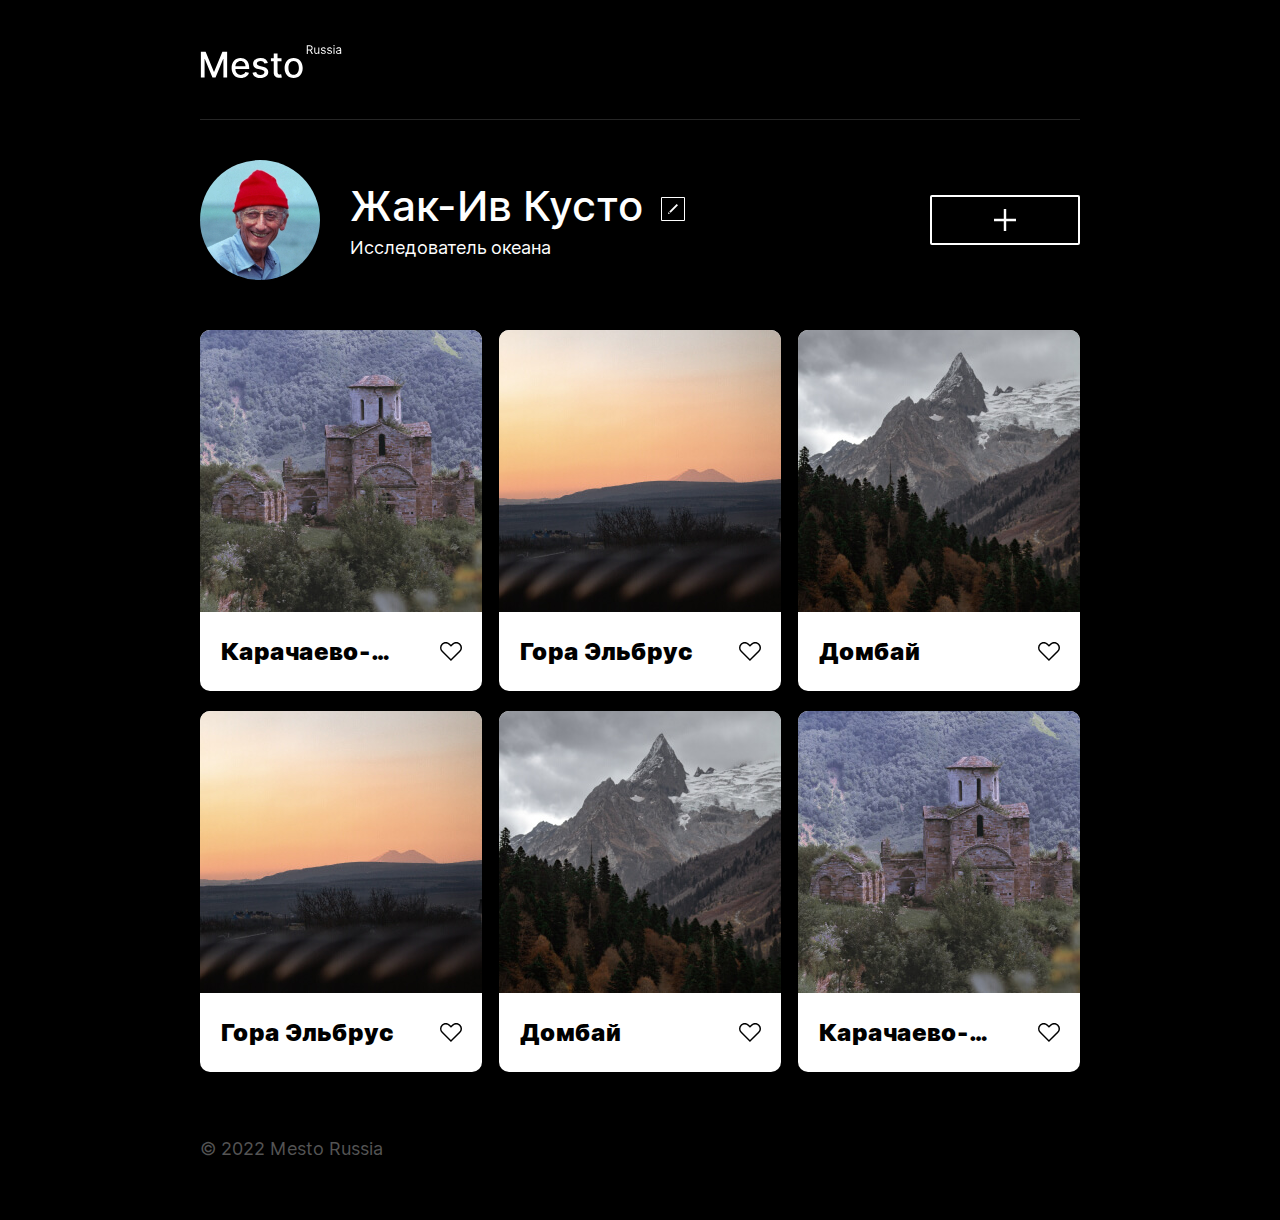
<file: index.html>
<!DOCTYPE html>
<html lang="ru">
  <head>
    <meta charset="UTF-8" />
    <meta http-equiv="X-UA-Compatible" content="IE=edge" />
    <meta name="viewport" content="width=device-width, initial-scale=1.0" />
    <title>Mesto</title>

    <link rel="shortcut icon" href="./images/favicon.svg" type="image/x-icon" />
    <link rel="stylesheet" href="./pages/index.css" />
  </head>
  <body class="page">
    <header class="header">
      <img
        src="./images/logo/logo_light.svg"
        alt="Mesto."
        class="header__logo"
      />
    </header>
    <!-- /.header -->

    <main class="content">
      <section class="profile">
        <div class="profile__info">
          <img
            src="./images/profile-image.jpg"
            alt="Фото профиля."
            class="profile__image"
          />
          <div class="profile__text">
            <div class="profile__name">
              <h1 class="profile__name-text">Жак-Ив Кусто</h1>
              <button class="profile__edit-button" type="button"></button>
            </div>
            <!-- /.profile__name -->
            <p class="profile__description">Исследователь океана</p>
          </div>
          <!-- /.profile__text -->
        </div>
        <!-- /.profile__info -->
        <button class="profile__add-button" type="button"></button>
      </section>
      <!-- /.profile -->

      <section class="cards">
        <ul class="cards__list">
          <!-- Card 1 -->
          <li class="card">
            <img
              src="./images/photos/karachay-cherkessia.jpg"
              alt="Карачаево-Черкесия."
              class="card__image"
            />
            <div class="card__content">
              <h2 class="card__heading">Карачаево-Черкесия</h2>
              <button class="card__like-button" type="button"></button>
            </div>
            <!-- /.card__content -->
          </li>

          <!-- Card 2 -->
          <li class="card">
            <img
              src="./images/photos/elbrus.jpg"
              alt="Гора Эльбрус."
              class="card__image"
            />
            <div class="card__content">
              <h2 class="card__heading">Гора Эльбрус</h2>
              <button class="card__like-button" type="button"></button>
            </div>
            <!-- /.card__content -->
          </li>

          <!-- Card 3 -->
          <li class="card">
            <img
              src="./images/photos/dombay.jpg"
              alt="Домбай"
              class="card__image"
            />
            <div class="card__content">
              <h2 class="card__heading">Домбай</h2>
              <button class="card__like-button" type="button"></button>
            </div>
            <!-- /.card__content -->
          </li>

          <!-- Card 4 -->
          <li class="card">
            <img
              src="./images/photos/elbrus.jpg"
              alt="Гора Эльбрус."
              class="card__image"
            />
            <div class="card__content">
              <h2 class="card__heading">Гора Эльбрус</h2>
              <button class="card__like-button" type="button"></button>
            </div>
            <!-- /.card__content -->
          </li>

          <!-- Card 5 -->
          <li class="card">
            <img
              src="./images/photos/dombay.jpg"
              alt="Домбай"
              class="card__image"
            />
            <div class="card__content">
              <h2 class="card__heading">Домбай</h2>
              <button class="card__like-button" type="button"></button>
            </div>
            <!-- /.card__content -->
          </li>

          <!-- Card 6 -->
          <li class="card">
            <img
              src="./images/photos/karachay-cherkessia.jpg"
              alt="Карачаево-Черкесия."
              class="card__image"
            />
            <div class="card__content">
              <h2 class="card__heading">Карачаево-Черкесия</h2>
              <button class="card__like-button" type="button"></button>
            </div>
            <!-- /.card__content -->
          </li>
        </ul>
        <!-- /.cards__list -->
      </section>
      <!-- /.cards -->
    </main>

    <footer class="footer">
      <p class="footer__copyright">&copy; 2022 Mesto Russia</p>
    </footer>
    <!-- /.footer -->

    <div class="popup">
      <div class="popup__container">
        <h2 class="popup__heading">Редактировать профиль</h2>
        <form method="post" class="form" name="profile">
          <input
            type="text"
            name="name"
            id="name"
            placeholder="Имя"
            class="form__input"
            value="Жак-Ив Кусто"
          />
          <input
            type="text"
            name="about"
            id="about"
            placeholder="О себе"
            class="form__input"
            value="Исследователь океана"
          />
          <button type="submit" class="form__button">Сохранить</button>
          <button type="button" class="popup__close-button"></button>
        </form>
      </div>
      <!-- /.form -->
    </div>
    <!-- /.popup -->
  </body>
</html>
</file>
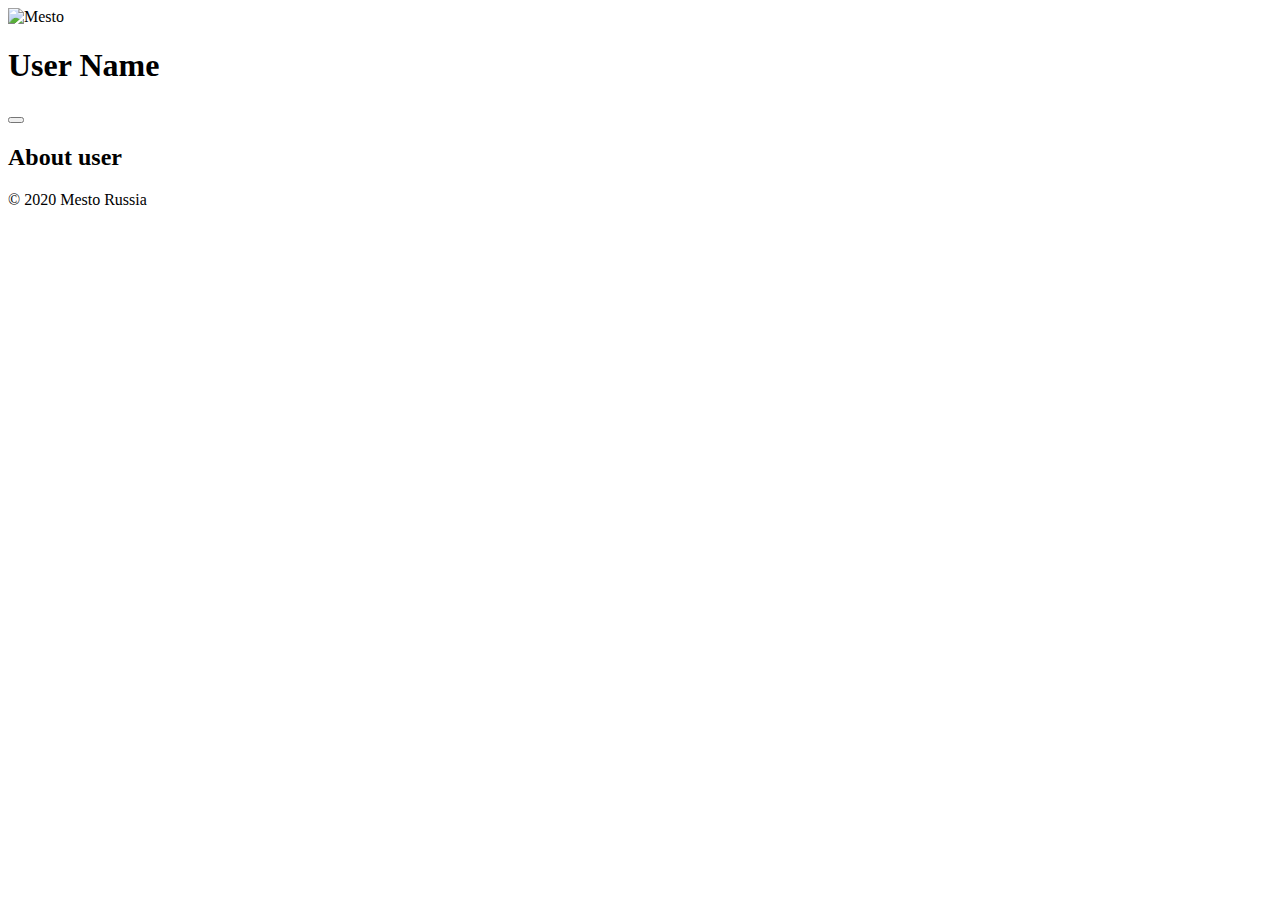
<file: src/index.html>
<!DOCTYPE html>
<html lang="ru">
<head>
  <meta charset="UTF-8">
  <meta name="viewport" content="width=device-width, initial-scale=1.0">
  <title>Mesto</title>
</head>

<body class="page">
  <header class="header">
    <div class="logo-container">
      <img class="logo-container__logo" href="" alt="Mesto">
    </div>
  </header>
  <main class="content">
    <section class="profile">
      <div class="profile__avatar">

      </div>
      <div class="profile__text-field">
        <div class="profile__name">
          <h1 class="profile__name-text">User Name</h1>
          <button class="profile__edit-button" type="button"></button>
        </div>
        <div class="profile__description">
          <h2 class="profile__description-text">About user</h2>
        </div>
      </div>
      <div class="profile__add-button">

      </div>
    </section>
    <section class="card-field">
      <div class="card-field__card">
        <div class="card-field__card-img"></div>
        <div class="card-field__"></div>
      </div>

    </section>
  </main>
  <footer class="footer">
    <p class="footer__copyright">© 2020 Mesto Russia</p>
  </footer>
</body>
</file>
<file: pages/index.css>
@import url(../vendor/normalize.css);
@import url(../vendor/fonts/fonts.css);

@import url(../blocks/page/page.css);

@import url(../blocks/popup/popup.css);
@import url(../blocks/popup/_opened/popup_opened.css);
@import url(../blocks/popup/__container/popup__container.css);
@import url(../blocks/popup/__heading/popup__heading.css);
@import url(../blocks/popup/__close-button/popup__close-button.css);

@import url(../blocks/form/form.css);
@import url(../blocks/form/__input/form__input.css);
@import url(../blocks/form/__button/form__button.css);

@import url(../blocks/header/header.css);
@import url(../blocks/header/__logo/header__logo.css);

@import url(../blocks/content/content.css);

@import url(../blocks/profile/profile.css);
@import url(../blocks/profile/__info/profile__info.css);
@import url(../blocks/profile/__text/profile__text.css);
@import url(../blocks/profile/__name/profile__name.css);
@import url(../blocks/profile/__name-text/profile__name-text.css);
@import url(../blocks/profile/__edit-button/profile__edit-button.css);
@import url(../blocks/profile/__description/profile__description.css);
@import url(../blocks/profile/__image/profile__image.css);
@import url(../blocks/profile/__add-button/profile__add-button.css);

@import url(../blocks/cards/cards.css);
@import url(../blocks/cards/__list/cards__list.css);

@import url(../blocks/card/card.css);
@import url(../blocks/card/__image/card__image.css);
@import url(../blocks/card/__content/card__content.css);
@import url(../blocks/card/__heading/card__heading.css);
@import url(../blocks/card/__like-button/card__like-button.css);

@import url(../blocks/footer/footer.css);
@import url(../blocks/footer/__copyright/footer__copyright.css);
</file>
